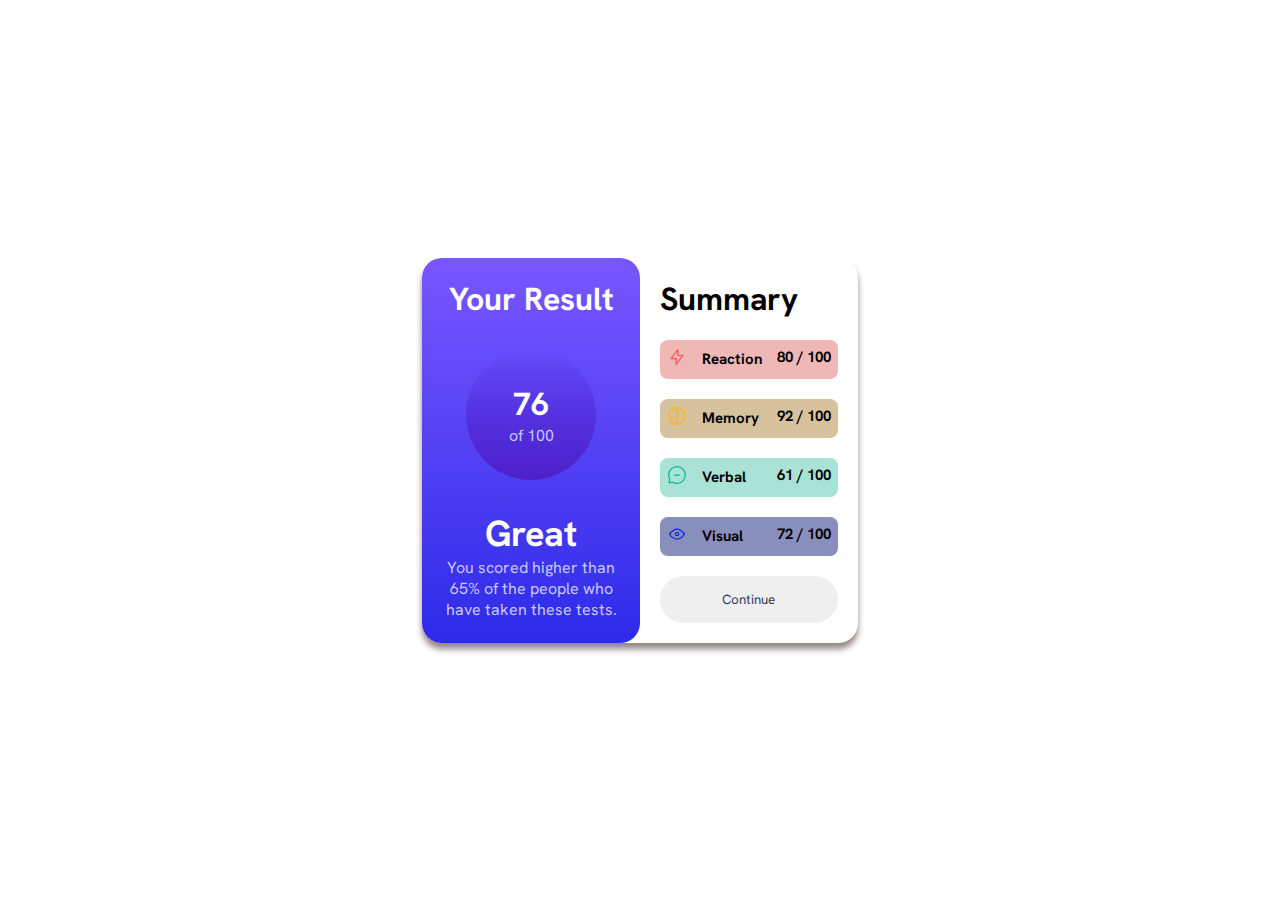
<file: index.html>
<!DOCTYPE html>
<html lang="en">
<head>
    <meta charset="UTF-8">
    <meta http-equiv="X-UA-Compatible" content="IE=edge">
    <meta name="viewport" content="width=device-width, initial-scale=1.0">
    <title>Document</title>
    <link rel="stylesheet" href="style.css">
</head>
<body>
    <section>
        <div class="left">
            <div>
                <h1>Your Result</h1>
            </div>
            <div class="circle">
                <h1>76</h1>
                <p>of 100</p>
            </div>
            <div class="great">
                <h1>Great</h1>
                <p style="font-size: 16px;">You scored higher than 65% of the people who have taken these tests.</p>
            </div>
        </div>
        <div class="right">
            <div>
                <h1>Summary</h1>
            </div>
            <div class="rt">
                <div style="display: flex; align-items: center; gap: 15px;">
                    <span><img src="./assets/images/icon-reaction.svg" alt=""></span>
                    <h3 style="font-size: 15px;">Reaction</h3>
                </div>
                <div>
                    <h3 style="font-size: 15px;">80 / 100</h3>
                </div>
            </div>
            <div class="rt2">
                <div style="display: flex; align-items: center; gap: 15px;">
                    <span><img src="./assets/images/icon-memory.svg" alt=""></span>
                    <h3 style="font-size: 15px;">Memory</h3>
                </div>
                <div>
                    <h3 style="font-size: 15px;"> 92 / 100</h3>
                </div>
            </div>
            <div class="rt3">
                <div style="display: flex; align-items: center; gap: 15px;">
                    <span><img src="./assets/images/icon-verbal.svg" alt=""></span>
                    <h3 style="font-size: 15px;">Verbal</h3>
                </div>
                <div>
                    <h3 style="font-size: 15px;">61 / 100</h3>
                </div>
            </div>
            <div class="rt4">
                <div style="display: flex; align-items: center; gap: 15px;">
                    <span><img src="./assets/images/icon-visual.svg" alt=""></span>
                    <h3 style="font-size: 15px;">Visual</h3>
                </div>
                <div>
                    <h3 style="font-size: 15px;">72 / 100</h3>
                </div>
            </div>
            <button>Continue</button>
        </div>
    </section>
</body>
</html>
</file>
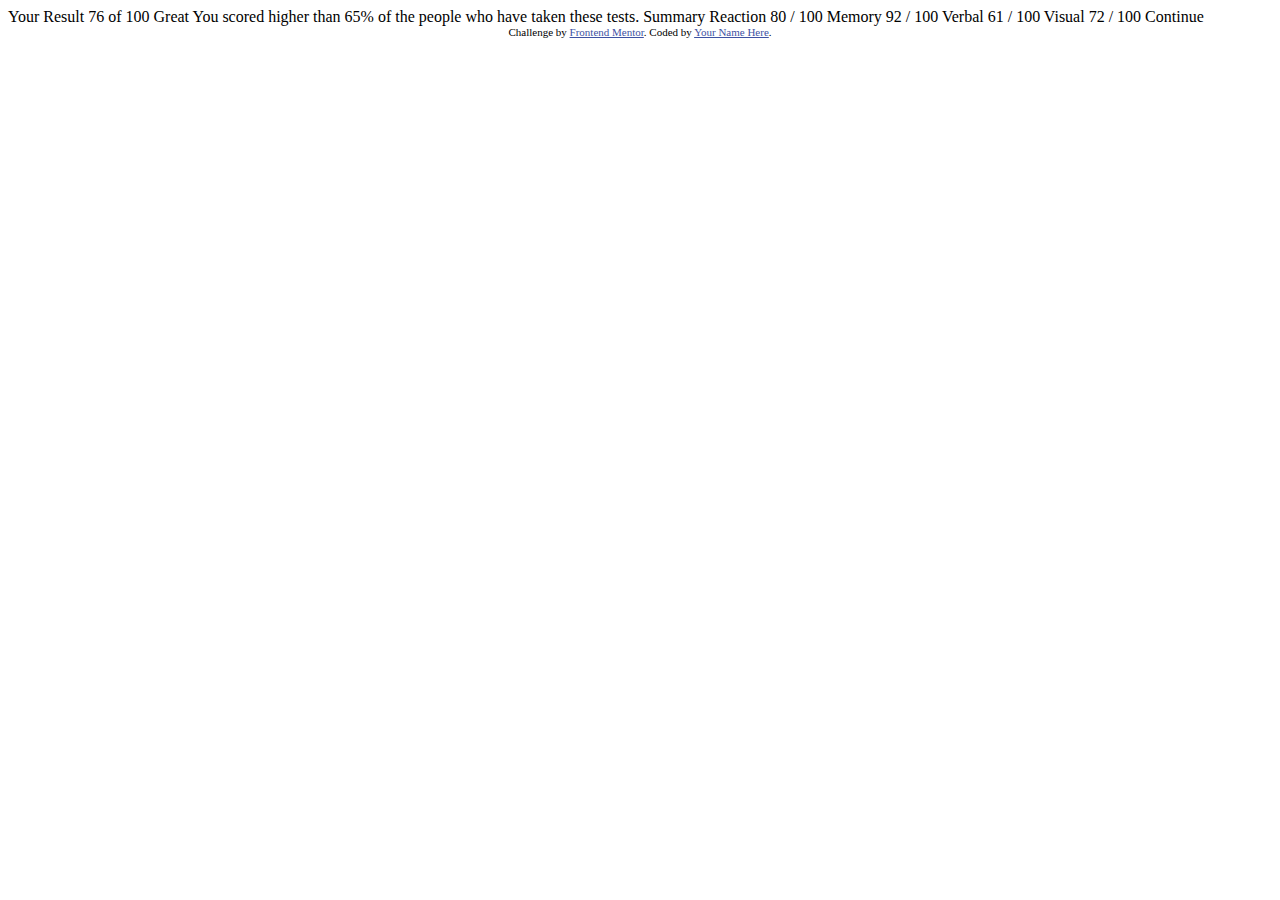
<file: index2.html>
<!DOCTYPE html>
<html lang="en">
<head>
  <meta charset="UTF-8">
  <meta name="viewport" content="width=device-width, initial-scale=1.0"> <!-- displays site properly based on user's device -->

  <link rel="icon" type="image/png" sizes="32x32" href="./assets/images/favicon-32x32.png">
  
  <title>Frontend Mentor | Results summary component</title>

  <!-- Feel free to remove these styles or customise in your own stylesheet 👍 -->
  <style>
    .attribution { font-size: 11px; text-align: center; }
    .attribution a { color: hsl(228, 45%, 44%); }
  </style>
</head>
<body>

  Your Result
  76
  of 100

  Great
  You scored higher than 65% of the people who have taken these tests.
  
  Summary

  Reaction
  80 / 100

  Memory
  92 / 100

  Verbal
  61 / 100

  Visual
  72 / 100

  Continue
  
  <div class="attribution">
    Challenge by <a href="https://www.frontendmentor.io?ref=challenge" target="_blank">Frontend Mentor</a>. 
    Coded by <a href="#">Your Name Here</a>.
  </div>
</body>
</html>
</file>
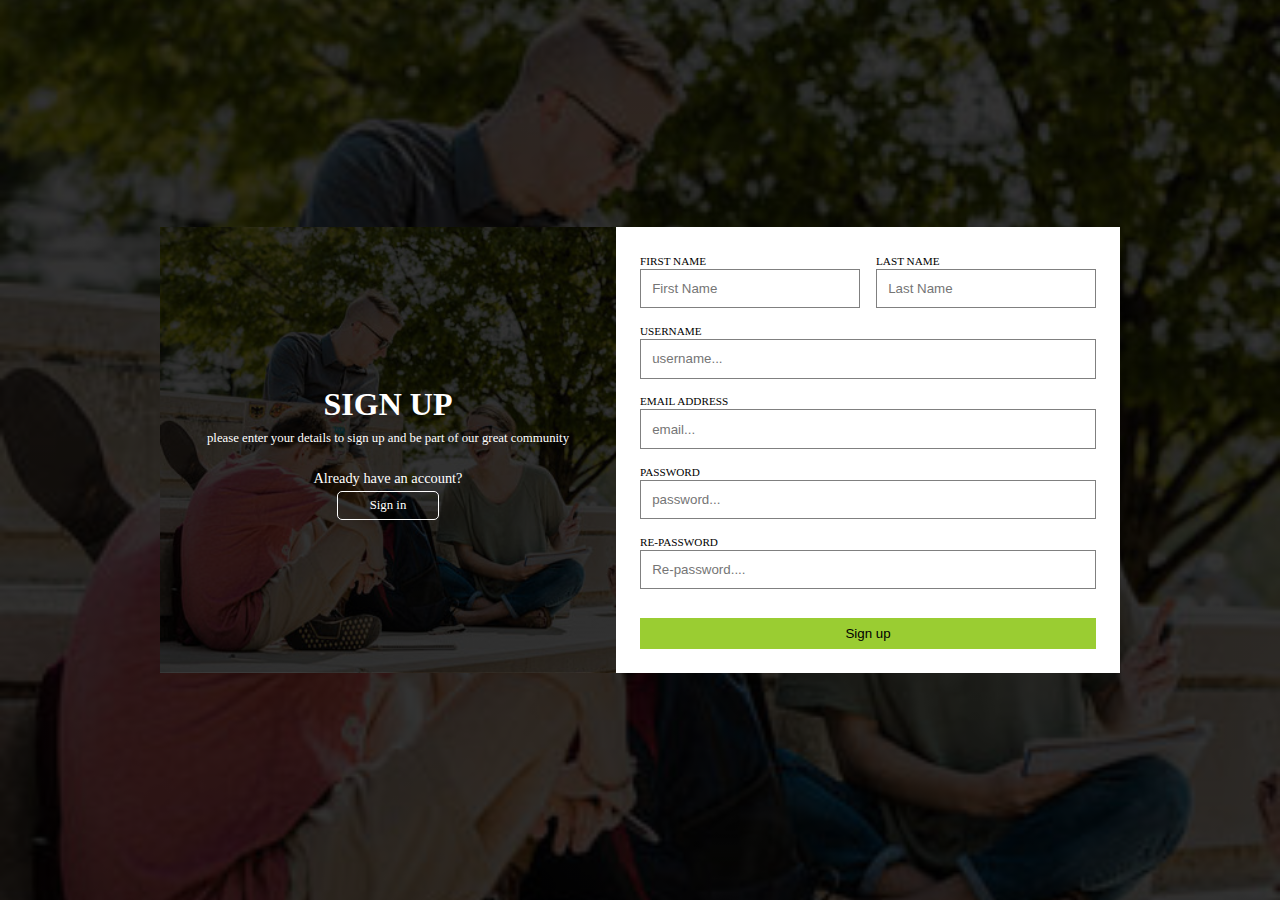
<file: password.html>
<!DOCTYPE html>
<html lang="en">
<head>
    <meta charset="UTF-8">
    <meta http-equiv="X-UA-Compatible" content="IE=edge">
    <meta name="viewport" content="width=device-width, initial-scale=1.0">
    <title>Document</title>
    <link rel="stylesheet" href="password.css">
</head>
<body>
    <div class="container">
        <div class="form-layer">
            <div class="form-details">
                <div class="text">
                    <h1 class="title">Sign up</h1>
                    <p class="enter">please enter your details to sign up and be part of our great community</p>
                    <div class="account">
                        <p>Already have an account?</p>
                        <a href="" class="accountBtn">Sign in</a>
                    </div>
                </div>
            </div>
            <div class="form-element">
                <form action="">
                    <div class="person-detail">
                        <div class="flex">
                            <label for="">First Name</label>
                            <div class="firstName">
                                <input type="text" class="name" placeholder="First Name">
                                <span class="error">Please fill the blank space</span>
                            </div>
                        </div>
                        <div class="flex">
                            <label for="">Last Name</label>
                            <div class="lastName">
                                <input type="text" class="last" placeholder="Last Name">
                                <span class="error">Please fill the blank space</span>
                            </div>
                        </div>
                    </div>
                    <label for="">username</label>
                    <div>
                        <input type="text" class="user" placeholder="username...">
                        <span class="error">Please fill the blank space</span>
                    </div>
                    <label for="">email address</label>
                    <div>
                        <input type="text" class="email" placeholder="email...">
                        <span class="error">Please fill the blank space</span>
                    </div>
                    <label for="">password</label>
                    <div>
                        <input type="password" class="firstPass" placeholder="password...">
                        <span class="error">Please fill the blank space</span>
                    </div>
                    <label for="">Re-password</label>
                    <div>
                        <input type="password" class="secondPass" placeholder="Re-password....">
                        <span class="error">Please fill the blank space</span>
                    </div>
                    <button class="btn">Sign up</button>
                </form>
            </div>
        </div>
    </div>

    <script src="scrip.js"></script>
</body>
</html>
</file>
<file: style.css>
@import url('https://fonts.googleapis.com/css2?family=Hanken+Grotesk:wght@500;700;800&family=Overpass:wght@200;300;600&family=Ubuntu:ital,wght@0,500;0,700;1,400&display=swap');
*{
    padding: 0;
    margin: 0;
    box-sizing: border-box;
}
body{
    display: flex;
    flex-direction: column;
    width: 100%;
    height: 100vh;
    align-items: center;
    justify-content: center;
}
section{
    display: flex;
    width: 34%;
    box-shadow: 0 6px 6px  rgb(146, 134, 134);
    border-radius: 20px;
}
.left{
    width: 100%;
    background: linear-gradient(180deg, hsl(252, 100%, 67%), hsl(241, 81%, 54%));
    padding: 20px;
    gap: 30px;
    border-radius: 20px;
    display: flex;
    flex-direction: column;
    align-items: center;
}
.left h1{
    color: hsl(0, 0%, 100%);
    font-family: 'Hanken Grotesk', sans-serif;
}
.left p{
    color: hsl(241, 100%, 89%);
    font-family: 'Hanken Grotesk', sans-serif;
}
.circle{
    background: linear-gradient(360deg, hsla(256, 72%, 46%, 1),hsla(241, 72%, 46%, 0));
    width: 130px;
    height: 130px;
    border-radius: 50%;
    border: none;
    display: flex;
    align-items: center;
    justify-content: center;
    flex-direction: column;    
}
.great{
    text-align: center;
    font-size: large;
}
.right{
    width: 100%;
    padding: 20px;
    display: flex;
    flex-direction: column;
    gap: 20px;
    font-family: 'Hanken Grotesk', sans-serif;
}
.rt{
    display: flex;
    justify-content: space-between;
    background-color: hsl(0, 65%, 83%);
    padding: 7px;
    border-radius: 8px;
}
.rt2{
    display: flex;
    justify-content: space-between;
    background-color: hsl(39, 41%, 73%);
    padding: 7px;
    border-radius: 8px;

}
.rt3{
    display: flex;
    justify-content: space-between;
    background-color: hsl(166, 49%, 78%);
    padding: 7px;
    border-radius: 8px;

}
.rt4{
    display: flex;
    justify-content: space-between;
    background-color: hsl(234, 28%, 64%);
    padding: 7px;
    border-radius: 8px;

}

button{
    padding: 15px 0;
    border-radius: 25px;
    border: none;
    color: hsl(224, 30%, 27%);
    font-family: 'Hanken Grotesk', sans-serif;
}

@media screen and (max-width:950px) {
    body{
        width: 100%;
    }
    section{
        width: 60%;
        flex-direction: column;
    }
}
</file>
<file: password.css>
*{
    padding: 0;
    margin: 0;
    box-sizing: border-box;
}
.container{
    width: 100%;
    height: 100vh;
    padding: 2rem 0;
    background: linear-gradient(rgba(0,0,0,0.800), rgba(0,0,0,0.800)),url(./design/image2.jpeg);
    background-position: center;
    background-repeat: no-repeat;
    background-size: cover;
    display: flex;
    flex-direction: column;
    align-items: center;
    justify-content: center;
}
.container .form-layer{
    background-color: #fff;
    width: 60rem;
    display: flex;
}
.form-layer .form-details{
    background: linear-gradient(rgba(0,0,0,0.800), rgba(0,0,0,0.800)),url(./design/image2.jpeg);
    background-position: center;
    background-repeat: no-repeat;
    background-size: cover;
    display: flex;
    align-items: center;
    justify-content: center;
    flex-direction: column;
    color: white;
    flex: 1;
}
.form-details .text{
    width: 80%;
    margin: 0 auto;
    text-align: center;
}
.text .title{
    text-transform: uppercase;
}
.text .enter{
    font-size: 0.8rem;
    font-weight: 500;
    padding: 0.5rem 0;
}
.account p{
    font-size: 0.9rem;
    padding: 1rem 0 0.5rem 0;
}
.account .accountBtn{
    padding: 0.4rem 2rem;
    border: 1px solid #fff;
    border-radius: 5px;
    text-decoration: none;
    color: #fff;
    cursor: pointer;
    font-size: 0.8rem;
}
.accountBtn:hover{
    background-color: rgba(255, 255, 255, 0.200);
}

.form-layer .form-element{
    flex: 1;
    padding: 1.5rem;
}
.form-element form .person-detail{
    display: flex;
    gap: 1rem;
}
.person-detail .flex{
    margin-bottom: 0;
    width: 100%;
}
input{
    width: 100%;
    padding: 0.7rem;
    outline: none;
    border: 1px solid grey;
}
label{
    text-transform: uppercase;
    font-size: 0.7rem;
}
form div{
    margin-bottom: 0.8rem;
    position: relative;
}
form .firstName, .lastName{
    margin-bottom: 0;
}
form .error{
    position: absolute;
    left: 0;
    top: 2.5rem;
    color: red;
    font-size: 0.6rem;
    display: none;
}
.error.active{
    display: block;
}
.errorBorder{
    border: 1px solid red;    
}
form .btn{
    width: 100%;
    padding: 0.5rem;
    cursor: pointer;
    border: none;
    background-color: yellowgreen;
    margin-top: 1rem;
}
.greenBorder{
    border: 1px solid green;
}
</file>
